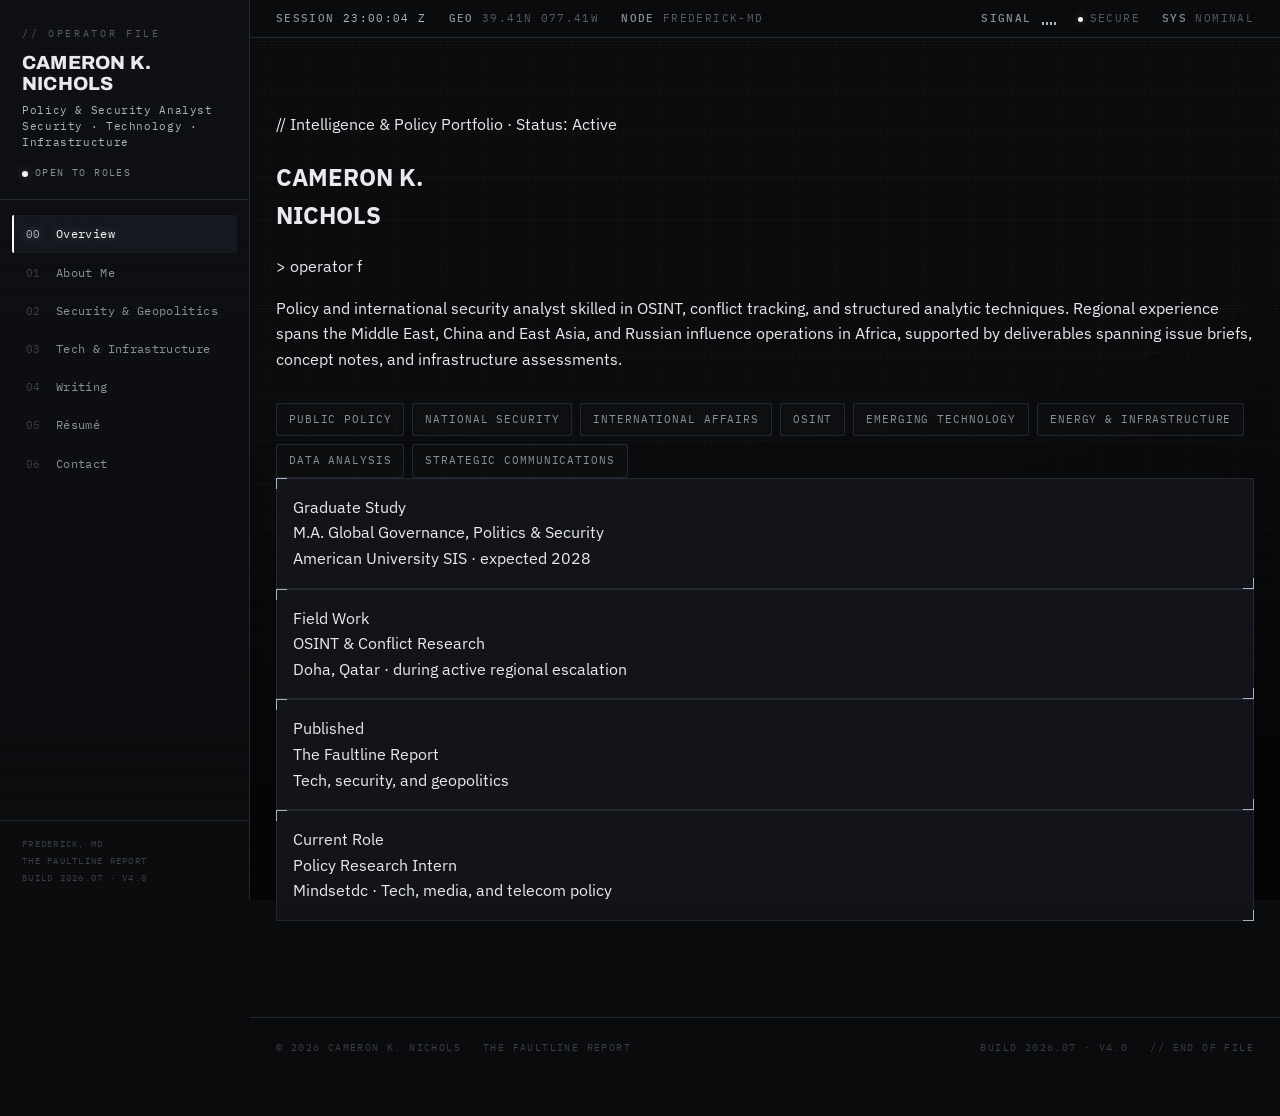
<file: index.html>
<!doctype html>
<html lang="en">
<head>
<meta charset="utf-8" />
<meta name="viewport" content="width=device-width, initial-scale=1" />
<title>Overview // Cameron K. Nichols</title>
<meta name="description" content="Cameron K. Nichols policy, security, technology, and infrastructure portfolio." />
<link rel="preconnect" href="https://fonts.googleapis.com" />
<link rel="preconnect" href="https://fonts.gstatic.com" crossorigin />
<link href="https://fonts.googleapis.com/css2?family=Archivo:wght@500;600;700;800;900&family=IBM+Plex+Mono:wght@400;500;600&family=IBM+Plex+Sans:wght@400;500;600&display=swap" rel="stylesheet" />
<link rel="stylesheet" href="style.css" />
</head>
<body>
<div class="bg-grid"></div><div class="bg-vignette"></div><div class="bg-sweep"></div><div class="bg-scan"></div>
<aside class="rail" id="rail">
  <div class="rail-id">
    <div class="rail-tag">// Operator File</div>
    <div class="rail-name"><span>CAMERON K.</span><span>NICHOLS</span></div>
    <div class="rail-role">Policy &amp; Security Analyst<br>Security · Technology · Infrastructure</div>
    <div class="rail-status"><span class="dot"></span>Open to roles</div>
  </div>
  <nav class="rail-nav" id="railnav"><a class="active" href="index.html"><span class="idx">00</span> Overview</a>
<a class="" href="about.html"><span class="idx">01</span> About Me</a>
<a class="" href="security.html"><span class="idx">02</span> Security &amp; Geopolitics</a>
<a class="" href="technology.html"><span class="idx">03</span> Tech &amp; Infrastructure</a>
<a class="" href="writing.html"><span class="idx">04</span> Writing</a>
<a class="" href="resume.html"><span class="idx">05</span> Résumé</a>
<a class="" href="contact.html"><span class="idx">06</span> Contact</a></nav>
  <div class="rail-foot">Frederick, MD<br>The Faultline Report<br>Build 2026.07 · v4.0</div>
</aside>
<div class="scrim" id="scrim"></div>
<div class="main">
  <div class="topbar"><button class="menu-btn" id="menuBtn" aria-label="Open navigation"><span></span><span></span><span></span></button><div class="tb-name">C. K. NICHOLS</div><div class="tb-tag">Policy-Tech</div></div>
  <div class="statusbar"><span><b>SESSION</b> <span class="sb-live" id="clock">--:--:-- Z</span></span><span class="sb-hide"><b>GEO</b> 39.41N 077.41W</span><span class="sb-hide"><b>NODE</b> FREDERICK-MD</span><span class="sb-right"><span class="sb-hide"><span class="dot" style="width:5px;height:5px;"></span>SECURE</span><span><b>SYS</b> NOMINAL</span></span></div>
  <div class="wrap"><section class="page hero">
  <div class="hero-kicker">// Intelligence &amp; Policy Portfolio · Status: Active</div>
  <h1 class="hero-name">CAMERON K.<br><span class="l2">NICHOLS</span></h1>
  <div class="hero-line">&gt; establishing focus<span class="cursor"></span></div>
  <p class="hero-intro">Policy and international security analyst skilled in OSINT, conflict tracking, and structured analytic techniques. Regional experience spans the Middle East, China and East Asia, and Russian influence operations in Africa, supported by deliverables spanning issue briefs, concept notes, and infrastructure assessments.</p>
  <div class="tags"><span class="tag">Public Policy</span><span class="tag">National Security</span><span class="tag">International Affairs</span><span class="tag">OSINT</span><span class="tag">Emerging Technology</span><span class="tag">Energy &amp; Infrastructure</span><span class="tag">Data Analysis</span><span class="tag">Strategic Communications</span></div>
  <div class="stats"><div class="panel stat"><div class="k">Graduate Study</div><div class="v">M.A. Global Governance, Politics &amp; Security</div><div class="s">American University SIS · expected 2028</div></div><div class="panel stat"><div class="k">Field Work</div><div class="v">OSINT &amp; Conflict Research</div><div class="s">Doha, Qatar · during active regional escalation</div></div><div class="panel stat"><div class="k">Published</div><div class="v">The Faultline Report</div><div class="s">Tech, security, and geopolitics</div></div><div class="panel stat"><div class="k">Current Role</div><div class="v">Policy Research Intern</div><div class="s">Mindsetdc · Tech, media, and telecom policy</div></div></div>
</section></div>
  <footer><span>© 2026 Cameron K. Nichols</span><span>The Faultline Report</span><span class="fspace">Build 2026.07 · v4.0</span><span>// End of file</span></footer>
</div>
<script src="script.js"></script>
</body>
</html>
</file>
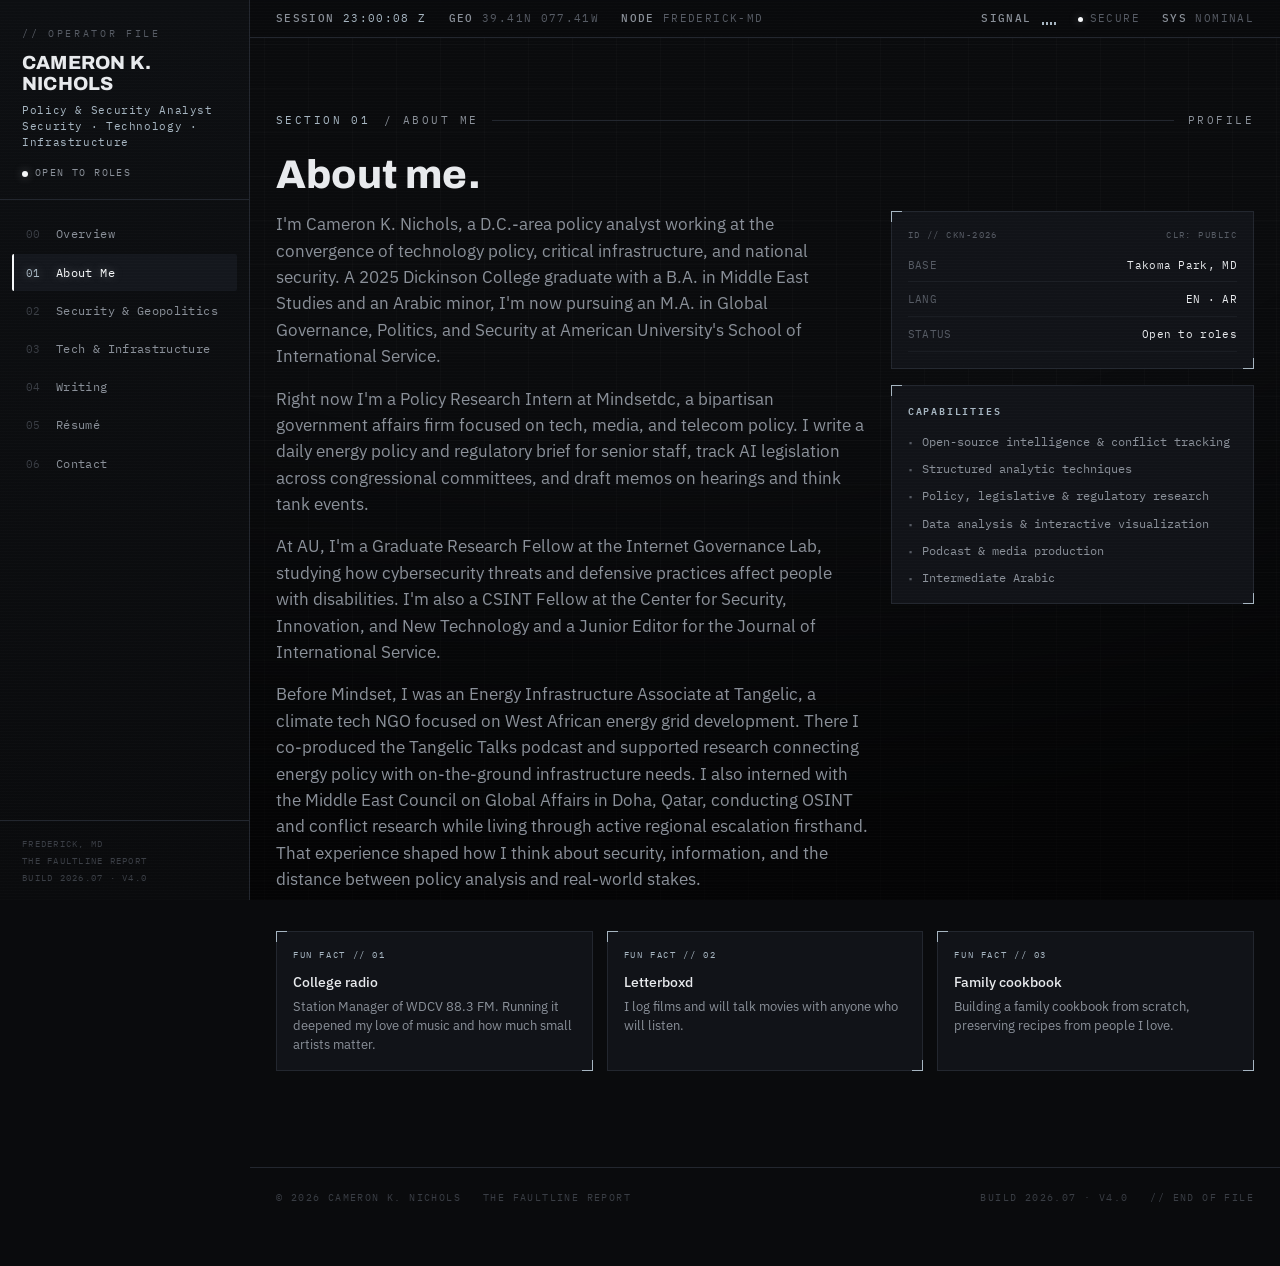
<file: about.html>
<!DOCTYPE html>

<html lang="en">
<head>
<meta charset="utf-8"/>
<meta content="width=device-width, initial-scale=1" name="viewport"/>
<title>About // Cameron K. Nichols</title>
<meta content="Cameron K. Nichols policy, security, technology, and infrastructure portfolio." name="description"/>
<link href="https://fonts.googleapis.com" rel="preconnect"/>
<link crossorigin="" href="https://fonts.gstatic.com" rel="preconnect"/>
<link href="https://fonts.googleapis.com/css2?family=Archivo:wght@500;600;700;800;900&amp;family=IBM+Plex+Mono:wght@400;500;600&amp;family=IBM+Plex+Sans:wght@400;500;600&amp;display=swap" rel="stylesheet"/>
<link href="style.css" rel="stylesheet"/>
</head>
<body>
<div class="bg-grid"></div><div class="bg-vignette"></div><div class="bg-sweep"></div><div class="bg-scan"></div>
<aside class="rail" id="rail">
<div class="rail-id">
<div class="rail-tag">// Operator File</div>
<div class="rail-name"><span>CAMERON K.</span><span>NICHOLS</span></div>
<div class="rail-role">Policy &amp; Security Analyst<br/>Security · Technology · Infrastructure</div>
<div class="rail-status"><span class="dot"></span>Open to roles</div>
</div>
<nav class="rail-nav" id="railnav"><a class="" href="index.html"><span class="idx">00</span> Overview</a>
<a class="active" href="about.html"><span class="idx">01</span> About Me</a>
<a class="" href="security.html"><span class="idx">02</span> Security &amp; Geopolitics</a>
<a class="" href="technology.html"><span class="idx">03</span> Tech &amp; Infrastructure</a>
<a class="" href="writing.html"><span class="idx">04</span> Writing</a>
<a class="" href="resume.html"><span class="idx">05</span> Résumé</a>
<a class="" href="contact.html"><span class="idx">06</span> Contact</a></nav>
<div class="rail-foot">Frederick, MD<br/>The Faultline Report<br/>Build 2026.07 · v4.0</div>
</aside>
<div class="scrim" id="scrim"></div>
<div class="main">
<div class="topbar"><button aria-label="Open navigation" class="menu-btn" id="menuBtn"><span></span><span></span><span></span></button><div class="tb-name">C. K. NICHOLS</div><div class="tb-tag">Policy-Tech</div></div>
<div class="statusbar"><span><b>SESSION</b> <span class="sb-live" id="clock">--:--:-- Z</span></span><span class="sb-hide"><b>GEO</b> 39.41N 077.41W</span><span class="sb-hide"><b>NODE</b> FREDERICK-MD</span><span class="sb-right"><span class="sb-hide"><span class="dot" style="width:5px;height:5px;"></span>SECURE</span><span><b>SYS</b> NOMINAL</span></span></div>
<div class="wrap"><section class="page">
<div class="eyebrow"><span class="code">SECTION 01</span> / About Me <span class="ln"></span> <span>Profile</span></div><h2 class="h">About me.</h2>
<div class="dossier"><div class="bio"><p>I'm Cameron K. Nichols, a D.C.-area policy analyst working at the convergence of technology policy, critical infrastructure, and national security. A 2025 Dickinson College graduate with a B.A. in Middle East Studies and an Arabic minor, I'm now pursuing an M.A. in Global Governance, Politics, and Security at American University's School of International Service.</p><p>Right now I'm a Policy Research Intern at Mindsetdc, a bipartisan government affairs firm focused on tech, media, and telecom policy. I write a daily energy policy and regulatory brief for senior staff, track AI legislation across congressional committees, and draft memos on hearings and think tank events.</p><p>At AU, I'm a Graduate Research Fellow at the Internet Governance Lab, studying how cybersecurity threats and defensive practices affect people with disabilities. I'm also a CSINT Fellow at the Center for Security, Innovation, and New Technology and a Junior Editor for the Journal of International Service.</p><p>Before Mindset, I was an Energy Infrastructure Associate at Tangelic, a climate tech NGO focused on West African energy grid development. There I co-produced the Tangelic Talks podcast and supported research connecting energy policy with on-the-ground infrastructure needs. I also interned with the Middle East Council on Global Affairs in Doha, Qatar, conducting OSINT and conflict research while living through active regional escalation firsthand. That experience shaped how I think about security, information, and the distance between policy analysis and real-world stakes.</p></div><div class="side-stack"><div class="panel badge"><div class="badge-head"><span>ID // CKN-2026</span><span>CLR: PUBLIC</span></div><div class="badge-rows"><div class="frow"><span class="fk">Base</span><span class="fv">Takoma Park, MD</span></div><div class="frow"><span class="fk">Lang</span><span class="fv">EN · AR</span></div><div class="frow"><span class="fk">Status</span><span class="fv">Open to roles</span></div></div></div><div class="panel caps"><h3>Capabilities</h3><ul><li>Open-source intelligence &amp; conflict tracking</li><li>Structured analytic techniques</li><li>Policy, legislative &amp; regulatory research</li><li>Data analysis &amp; interactive visualization</li><li>Podcast &amp; media production</li><li>Intermediate Arabic</li></ul></div></div></div>
<div class="facts"><div class="panel fact"><div class="fk">Fun Fact // 01</div><div class="ft">College radio</div><div class="fs">Station Manager of WDCV 88.3 FM. Running it deepened my love of music and how much small artists matter.</div></div><div class="panel fact"><div class="fk">Fun Fact // 02</div><div class="ft">Letterboxd</div><div class="fs">I log films and will talk movies with anyone who will listen.</div></div><div class="panel fact"><div class="fk">Fun Fact // 03</div><div class="ft">Family cookbook</div><div class="fs">Building a family cookbook from scratch, preserving recipes from people I love.</div></div></div>
</section></div>
<footer><span>© 2026 Cameron K. Nichols</span><span>The Faultline Report</span><span class="fspace">Build 2026.07 · v4.0</span><span>// End of file</span></footer>
</div>
<script src="script.js"></script>
</body>
</html>
</file>
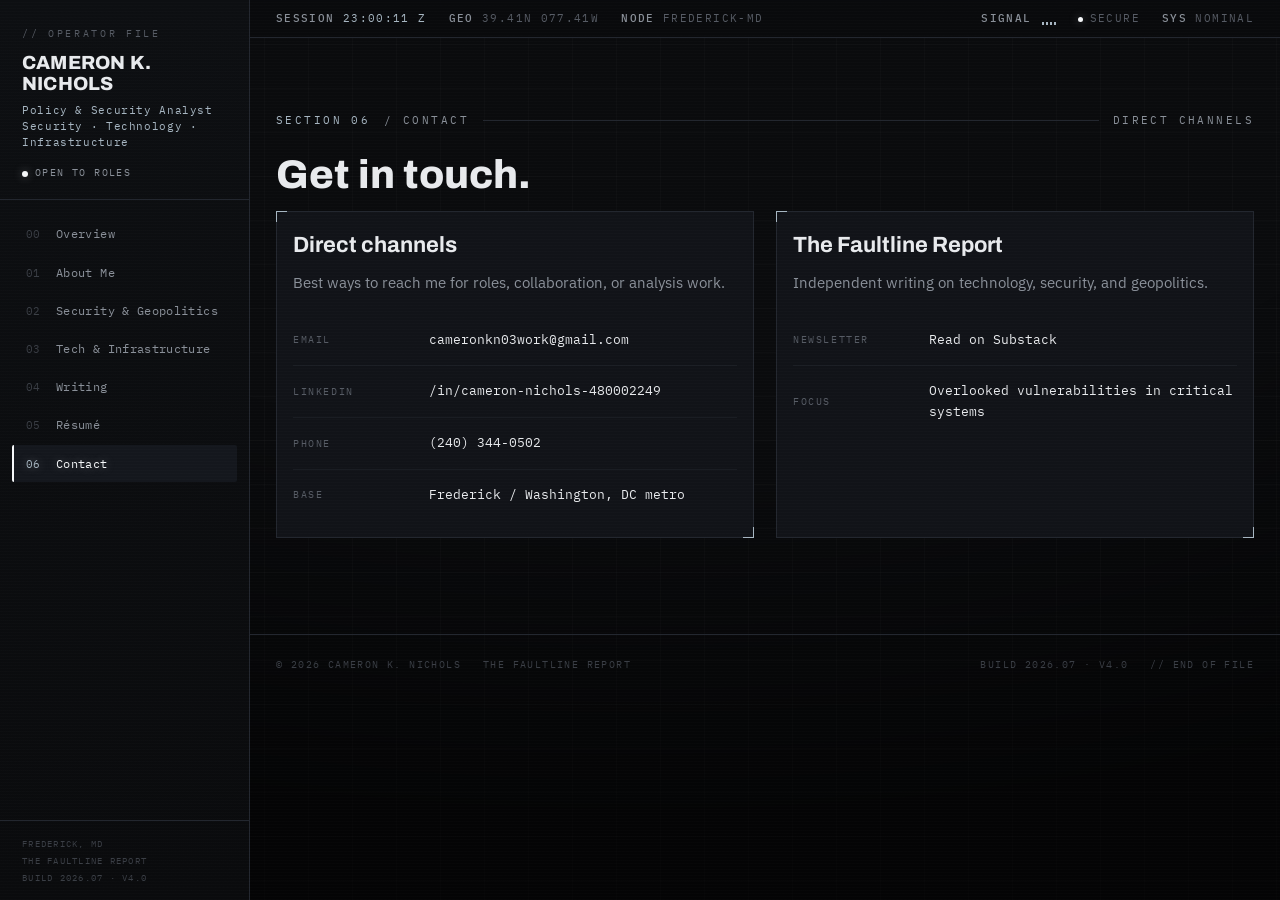
<file: contact.html>
<!doctype html>
<html lang="en">
<head>
<meta charset="utf-8" />
<meta name="viewport" content="width=device-width, initial-scale=1" />
<title>Contact // Cameron K. Nichols</title>
<meta name="description" content="Cameron K. Nichols policy, security, technology, and infrastructure portfolio." />
<link rel="preconnect" href="https://fonts.googleapis.com" />
<link rel="preconnect" href="https://fonts.gstatic.com" crossorigin />
<link href="https://fonts.googleapis.com/css2?family=Archivo:wght@500;600;700;800;900&family=IBM+Plex+Mono:wght@400;500;600&family=IBM+Plex+Sans:wght@400;500;600&display=swap" rel="stylesheet" />
<link rel="stylesheet" href="style.css" />
</head>
<body>
<div class="bg-grid"></div><div class="bg-vignette"></div><div class="bg-sweep"></div><div class="bg-scan"></div>
<aside class="rail" id="rail">
  <div class="rail-id">
    <div class="rail-tag">// Operator File</div>
    <div class="rail-name"><span>CAMERON K.</span><span>NICHOLS</span></div>
    <div class="rail-role">Policy &amp; Security Analyst<br>Security · Technology · Infrastructure</div>
    <div class="rail-status"><span class="dot"></span>Open to roles</div>
  </div>
  <nav class="rail-nav" id="railnav"><a href="index.html" class=""><span class="idx">00</span> Overview</a>
<a href="about.html" class=""><span class="idx">01</span> About Me</a>
<a href="security.html" class=""><span class="idx">02</span> Security & Geopolitics</a>
<a href="technology.html" class=""><span class="idx">03</span> Tech & Infrastructure</a>
<a href="writing.html" class=""><span class="idx">04</span> Writing</a>
<a href="resume.html" class=""><span class="idx">05</span> Résumé</a>
<a href="contact.html" class="active"><span class="idx">06</span> Contact</a></nav>
  <div class="rail-foot">Frederick, MD<br>The Faultline Report<br>Build 2026.07 · v4.0</div>
</aside>
<div class="scrim" id="scrim"></div>
<div class="main">
  <div class="topbar"><button class="menu-btn" id="menuBtn" aria-label="Open navigation"><span></span><span></span><span></span></button><div class="tb-name">C. K. NICHOLS</div><div class="tb-tag">Policy-Tech</div></div>
  <div class="statusbar"><span><b>SESSION</b> <span class="sb-live" id="clock">--:--:-- Z</span></span><span class="sb-hide"><b>GEO</b> 39.41N 077.41W</span><span class="sb-hide"><b>NODE</b> FREDERICK-MD</span><span class="sb-right"><span class="sb-hide"><span class="dot" style="width:5px;height:5px;"></span>SECURE</span><span><b>SYS</b> NOMINAL</span></span></div>
  <div class="wrap"><section class="page"><div class="eyebrow"><span class="code">SECTION 06</span> / Contact <span class="ln"></span> <span>Direct Channels</span></div><h2 class="h">Get in touch.</h2><div class="split"><div class="panel block"><h3>Direct channels</h3><p>Best ways to reach me for roles, collaboration, or analysis work.</p><div class="contact-grid"><div class="crow"><span class="ck">Email</span><a href="mailto:cameronkn03work@gmail.com">cameronkn03work@gmail.com</a></div><div class="crow"><span class="ck">LinkedIn</span><a href="https://linkedin.com/in/cameron-nichols-480002249" target="_blank" rel="noopener">/in/cameron-nichols-480002249</a></div><div class="crow"><span class="ck">Phone</span><a href="tel:+12403440502">(240) 344-0502</a></div><div class="crow"><span class="ck">Base</span><span>Frederick / Washington, DC metro</span></div></div></div><div class="panel block"><h3>The Faultline Report</h3><p>Independent writing on technology, security, and geopolitics.</p><div class="contact-grid"><div class="crow"><span class="ck">Newsletter</span><a href="https://substack.com/@thefaultlinereport" target="_blank" rel="noopener">Read on Substack</a></div><div class="crow"><span class="ck">Focus</span><span>Overlooked vulnerabilities in critical systems</span></div></div></div></div></section></div>
  <footer><span>© 2026 Cameron K. Nichols</span><span>The Faultline Report</span><span class="fspace">Build 2026.07 · v4.0</span><span>// End of file</span></footer>
</div>
<script src="script.js"></script>
</body>
</html>
</file>
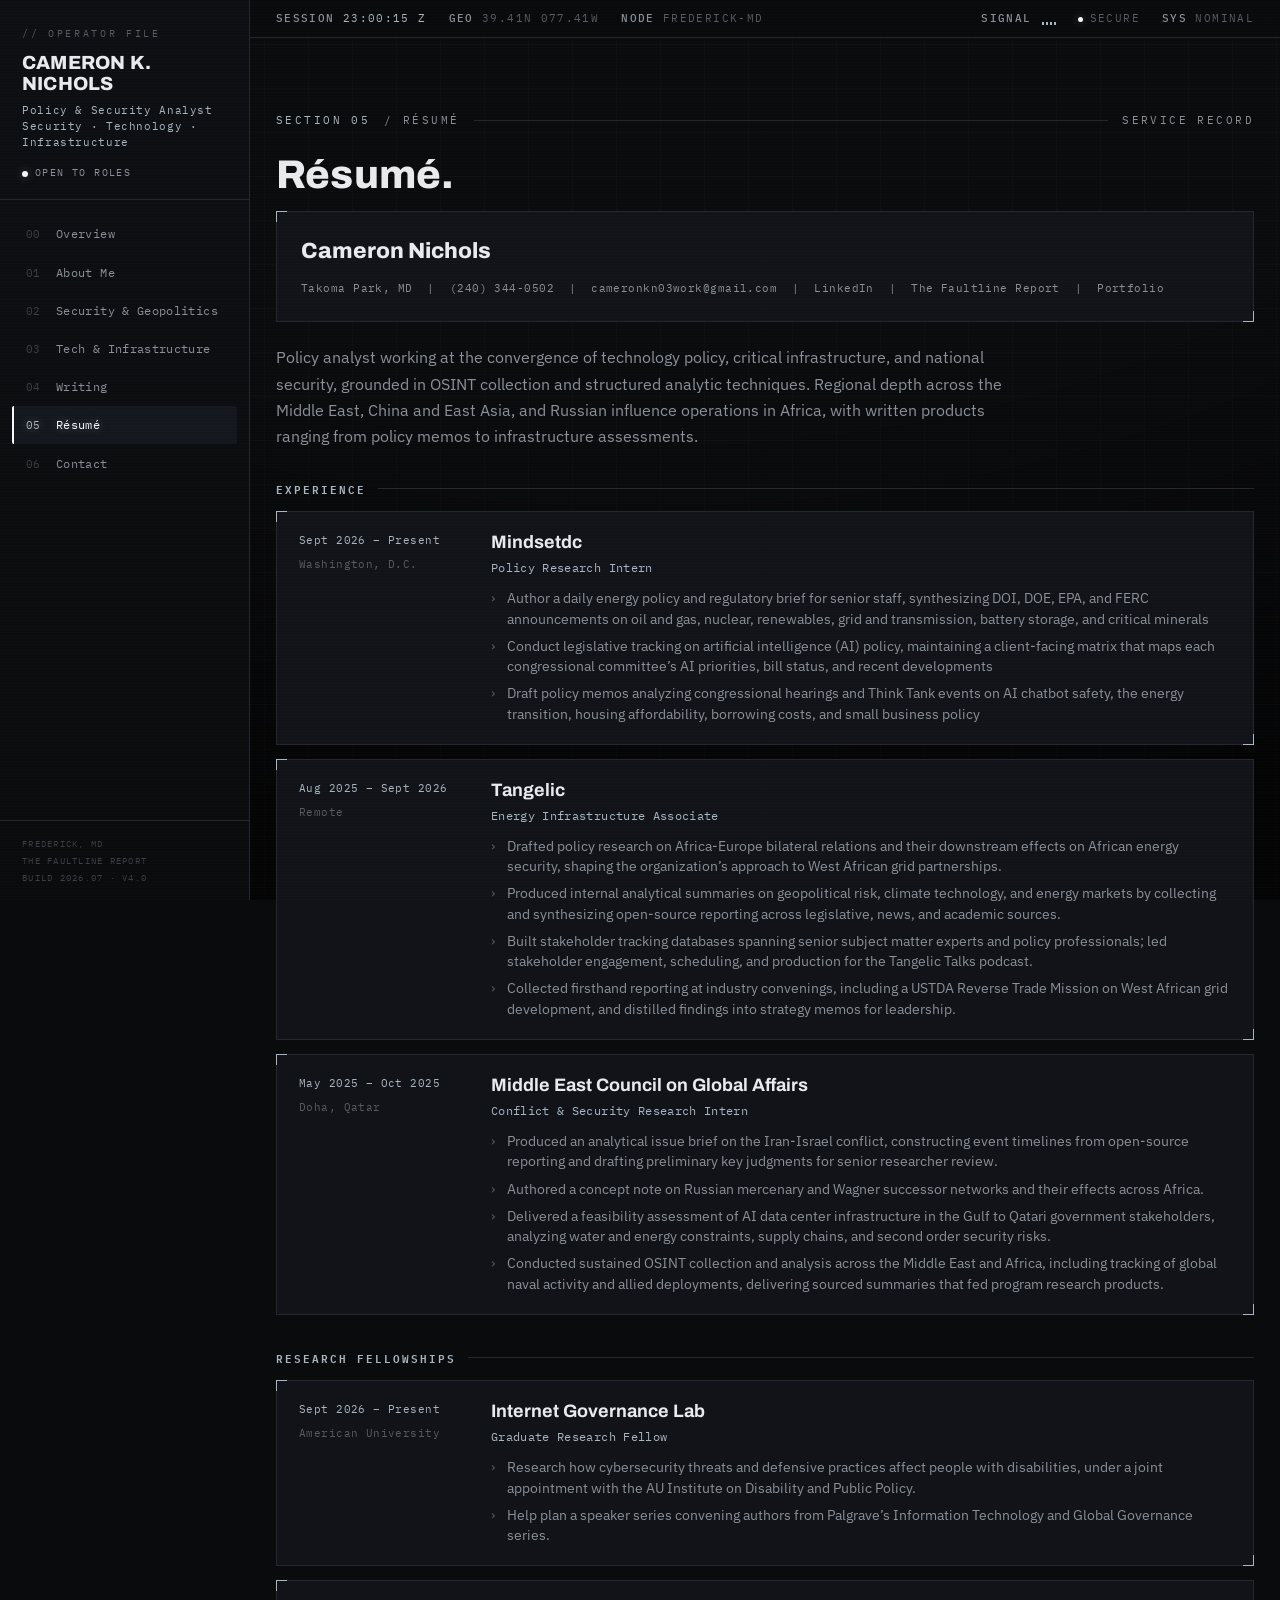
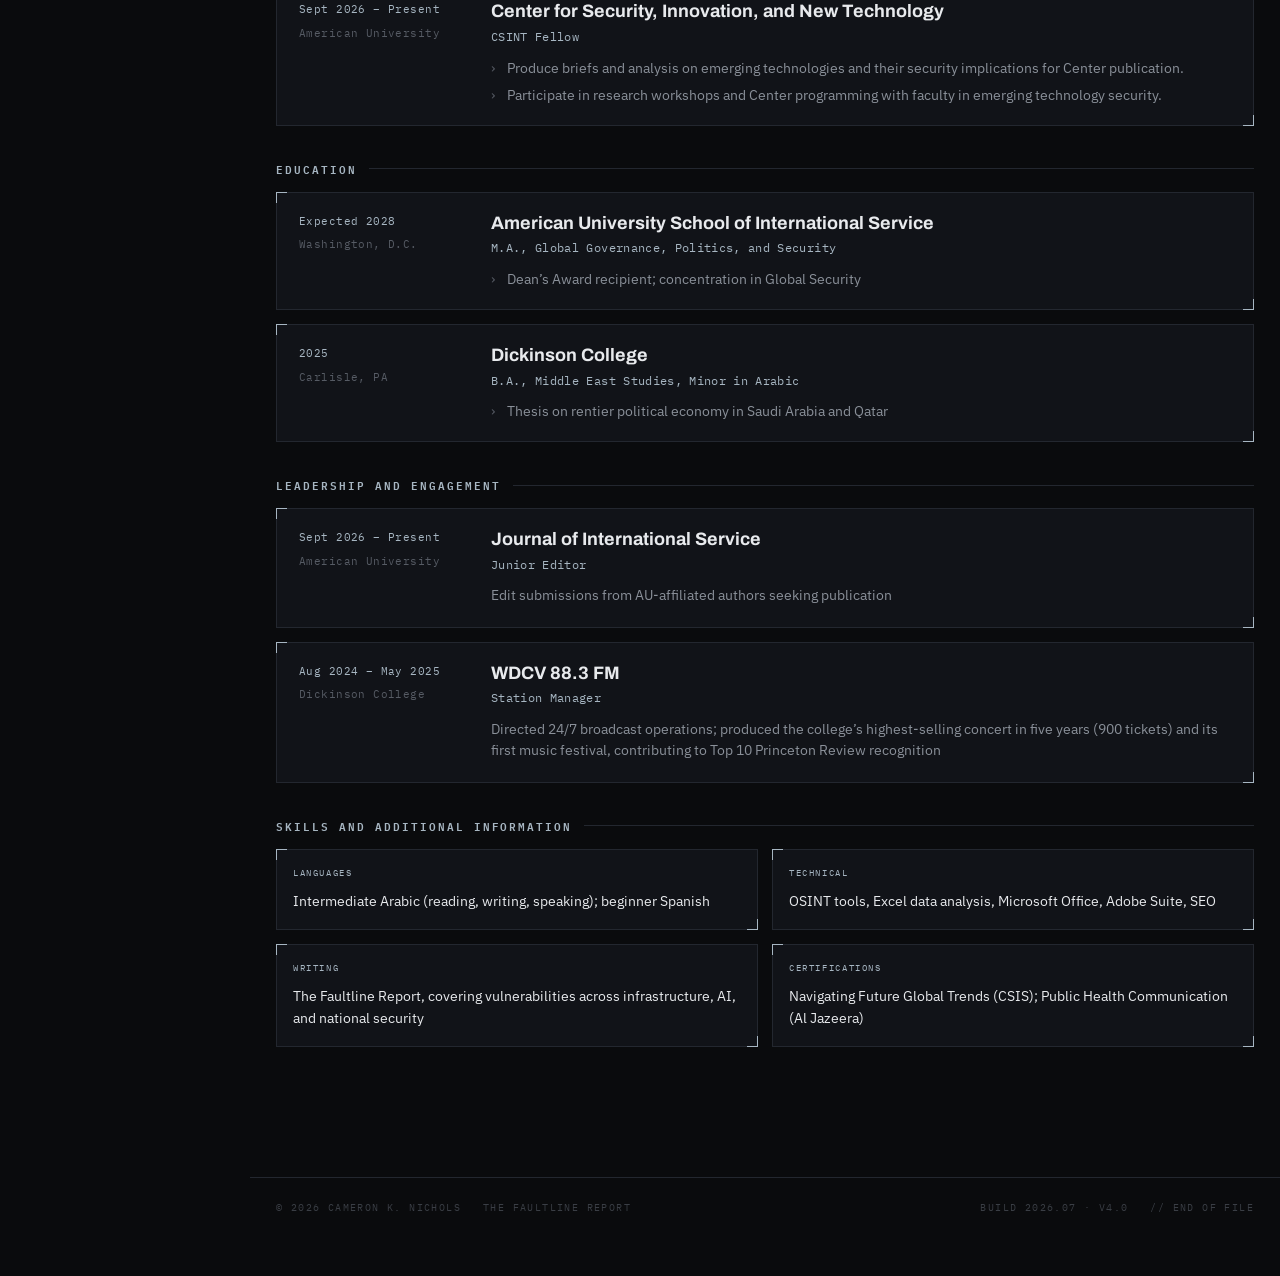
<file: resume.html>
<!DOCTYPE html>

<html lang="en">
<head>
<meta charset="utf-8"/>
<meta content="width=device-width, initial-scale=1" name="viewport"/>
<title>Résumé // Cameron K. Nichols</title>
<meta content="Cameron K. Nichols policy, security, technology, and infrastructure portfolio." name="description"/>
<link href="https://fonts.googleapis.com" rel="preconnect"/>
<link crossorigin="" href="https://fonts.gstatic.com" rel="preconnect"/>
<link href="https://fonts.googleapis.com/css2?family=Archivo:wght@500;600;700;800;900&amp;family=IBM+Plex+Mono:wght@400;500;600&amp;family=IBM+Plex+Sans:wght@400;500;600&amp;display=swap" rel="stylesheet"/>
<link href="style.css" rel="stylesheet"/>
</head>
<body>
<div class="bg-grid"></div><div class="bg-vignette"></div><div class="bg-sweep"></div><div class="bg-scan"></div>
<aside class="rail" id="rail">
<div class="rail-id">
<div class="rail-tag">// Operator File</div>
<div class="rail-name"><span>CAMERON K.</span><span>NICHOLS</span></div>
<div class="rail-role">Policy &amp; Security Analyst<br/>Security · Technology · Infrastructure</div>
<div class="rail-status"><span class="dot"></span>Open to roles</div>
</div>
<nav class="rail-nav" id="railnav"><a class="" href="index.html"><span class="idx">00</span> Overview</a>
<a class="" href="about.html"><span class="idx">01</span> About Me</a>
<a class="" href="security.html"><span class="idx">02</span> Security &amp; Geopolitics</a>
<a class="" href="technology.html"><span class="idx">03</span> Tech &amp; Infrastructure</a>
<a class="" href="writing.html"><span class="idx">04</span> Writing</a>
<a class="active" href="resume.html"><span class="idx">05</span> Résumé</a>
<a class="" href="contact.html"><span class="idx">06</span> Contact</a></nav>
<div class="rail-foot">Frederick, MD<br/>The Faultline Report<br/>Build 2026.07 · v4.0</div>
</aside>
<div class="scrim" id="scrim"></div>
<div class="main">
<div class="topbar"><button aria-label="Open navigation" class="menu-btn" id="menuBtn"><span></span><span></span><span></span></button><div class="tb-name">C. K. NICHOLS</div><div class="tb-tag">Policy-Tech</div></div>
<div class="statusbar"><span><b>SESSION</b> <span class="sb-live" id="clock">--:--:-- Z</span></span><span class="sb-hide"><b>GEO</b> 39.41N 077.41W</span><span class="sb-hide"><b>NODE</b> FREDERICK-MD</span><span class="sb-right"><span class="sb-hide"><span class="dot" style="width:5px;height:5px;"></span>SECURE</span><span><b>SYS</b> NOMINAL</span></span></div>
<div class="wrap"><section class="page">
<div class="eyebrow"><span class="code">SECTION 05</span> / Résumé <span class="ln"></span> <span>Service Record</span></div>
<h2 class="h">Résumé.</h2>
<div class="panel resume-head"><div class="rh-name">Cameron Nichols</div><div class="rh-line">Takoma Park, MD  |  (240) 344-0502  |  cameronkn03work@gmail.com  |  LinkedIn  |  The Faultline Report  |  Portfolio</div></div>
<p class="cv-summary">Policy analyst working at the convergence of technology policy, critical infrastructure, and national security, grounded in OSINT collection and structured analytic techniques. Regional depth across the Middle East, China and East Asia, and Russian influence operations in Africa, with written products ranging from policy memos to infrastructure assessments.</p>
<div class="cv-group"><div class="cv-head">Experience <span class="ln"></span></div><div class="records"><div class="panel rec"><div class="meta"><span class="when">Sept 2026 – Present</span><span class="loc">Washington, D.C.</span></div><div class="body"><h3>Mindsetdc</h3><div class="role">Policy Research Intern</div><ul><li>Author a daily energy policy and regulatory brief for senior staff, synthesizing DOI, DOE, EPA, and FERC announcements on oil and gas, nuclear, renewables, grid and transmission, battery storage, and critical minerals</li><li>Conduct legislative tracking on artificial intelligence (AI) policy, maintaining a client-facing matrix that maps each congressional committee’s AI priorities, bill status, and recent developments</li><li>Draft policy memos analyzing congressional hearings and Think Tank events on AI chatbot safety, the energy transition, housing affordability, borrowing costs, and small business policy</li></ul></div></div><div class="panel rec"><div class="meta"><span class="when">Aug 2025 – Sept 2026</span><span class="loc">Remote</span></div><div class="body"><h3>Tangelic</h3><div class="role">Energy Infrastructure Associate</div><ul><li>Drafted policy research on Africa-Europe bilateral relations and their downstream effects on African energy security, shaping the organization’s approach to West African grid partnerships.</li><li>Produced internal analytical summaries on geopolitical risk, climate technology, and energy markets by collecting and synthesizing open-source reporting across legislative, news, and academic sources.</li><li>Built stakeholder tracking databases spanning senior subject matter experts and policy professionals; led stakeholder engagement, scheduling, and production for the Tangelic Talks podcast.</li><li>Collected firsthand reporting at industry convenings, including a USTDA Reverse Trade Mission on West African grid development, and distilled findings into strategy memos for leadership.</li></ul></div></div><div class="panel rec"><div class="meta"><span class="when">May 2025 – Oct 2025</span><span class="loc">Doha, Qatar</span></div><div class="body"><h3>Middle East Council on Global Affairs</h3><div class="role">Conflict &amp; Security Research Intern</div><ul><li>Produced an analytical issue brief on the Iran-Israel conflict, constructing event timelines from open-source reporting and drafting preliminary key judgments for senior researcher review.</li><li>Authored a concept note on Russian mercenary and Wagner successor networks and their effects across Africa.</li><li>Delivered a feasibility assessment of AI data center infrastructure in the Gulf to Qatari government stakeholders, analyzing water and energy constraints, supply chains, and second order security risks.</li><li>Conducted sustained OSINT collection and analysis across the Middle East and Africa, including tracking of global naval activity and allied deployments, delivering sourced summaries that fed program research products.</li></ul></div></div></div></div><div class="cv-group"><div class="cv-head">Research Fellowships <span class="ln"></span></div><div class="records"><div class="panel rec"><div class="meta"><span class="when">Sept 2026 – Present</span><span class="loc">American University</span></div><div class="body"><h3>Internet Governance Lab</h3><div class="role">Graduate Research Fellow</div><ul><li>Research how cybersecurity threats and defensive practices affect people with disabilities, under a joint appointment with the AU Institute on Disability and Public Policy.</li><li>Help plan a speaker series convening authors from Palgrave’s Information Technology and Global Governance series.</li></ul></div></div><div class="panel rec"><div class="meta"><span class="when">Sept 2026 – Present</span><span class="loc">American University</span></div><div class="body"><h3>Center for Security, Innovation, and New Technology</h3><div class="role">CSINT Fellow</div><ul><li>Produce briefs and analysis on emerging technologies and their security implications for Center publication.</li><li>Participate in research workshops and Center programming with faculty in emerging technology security.</li></ul></div></div></div></div><div class="cv-group"><div class="cv-head">Education <span class="ln"></span></div><div class="records"><div class="panel rec"><div class="meta"><span class="when">Expected 2028</span><span class="loc">Washington, D.C.</span></div><div class="body"><h3>American University School of International Service</h3><div class="role">M.A., Global Governance, Politics, and Security</div><ul><li>Dean’s Award recipient; concentration in Global Security</li></ul></div></div><div class="panel rec"><div class="meta"><span class="when">2025</span><span class="loc">Carlisle, PA</span></div><div class="body"><h3>Dickinson College</h3><div class="role">B.A., Middle East Studies, Minor in Arabic</div><ul><li>Thesis on rentier political economy in Saudi Arabia and Qatar</li></ul></div></div></div></div><div class="cv-group"><div class="cv-head">Leadership and Engagement <span class="ln"></span></div><div class="records"><div class="panel rec"><div class="meta"><span class="when">Sept 2026 – Present</span><span class="loc">American University</span></div><div class="body"><h3>Journal of International Service</h3><div class="role">Junior Editor</div><p>Edit submissions from AU-affiliated authors seeking publication</p></div></div><div class="panel rec"><div class="meta"><span class="when">Aug 2024 – May 2025</span><span class="loc">Dickinson College</span></div><div class="body"><h3>WDCV 88.3 FM</h3><div class="role">Station Manager</div><p>Directed 24/7 broadcast operations; produced the college’s highest-selling concert in five years (900 tickets) and its first music festival, contributing to Top 10 Princeton Review recognition</p></div></div></div></div><div class="cv-group"><div class="cv-head">Skills and Additional Information <span class="ln"></span></div><div class="skillgrid"><div class="panel skill"><div class="sk-k">Languages</div><div class="sk-v">Intermediate Arabic (reading, writing, speaking); beginner Spanish</div></div><div class="panel skill"><div class="sk-k">Technical</div><div class="sk-v">OSINT tools, Excel data analysis, Microsoft Office, Adobe Suite, SEO</div></div><div class="panel skill"><div class="sk-k">Writing</div><div class="sk-v">The Faultline Report, covering vulnerabilities across infrastructure, AI, and national security</div></div><div class="panel skill"><div class="sk-k">Certifications</div><div class="sk-v">Navigating Future Global Trends (CSIS); Public Health Communication (Al Jazeera)</div></div></div></div></section></div>
<footer><span>© 2026 Cameron K. Nichols</span><span>The Faultline Report</span><span class="fspace">Build 2026.07 · v4.0</span><span>// End of file</span></footer>
</div>
<script src="script.js"></script>
</body>
</html>
</file>
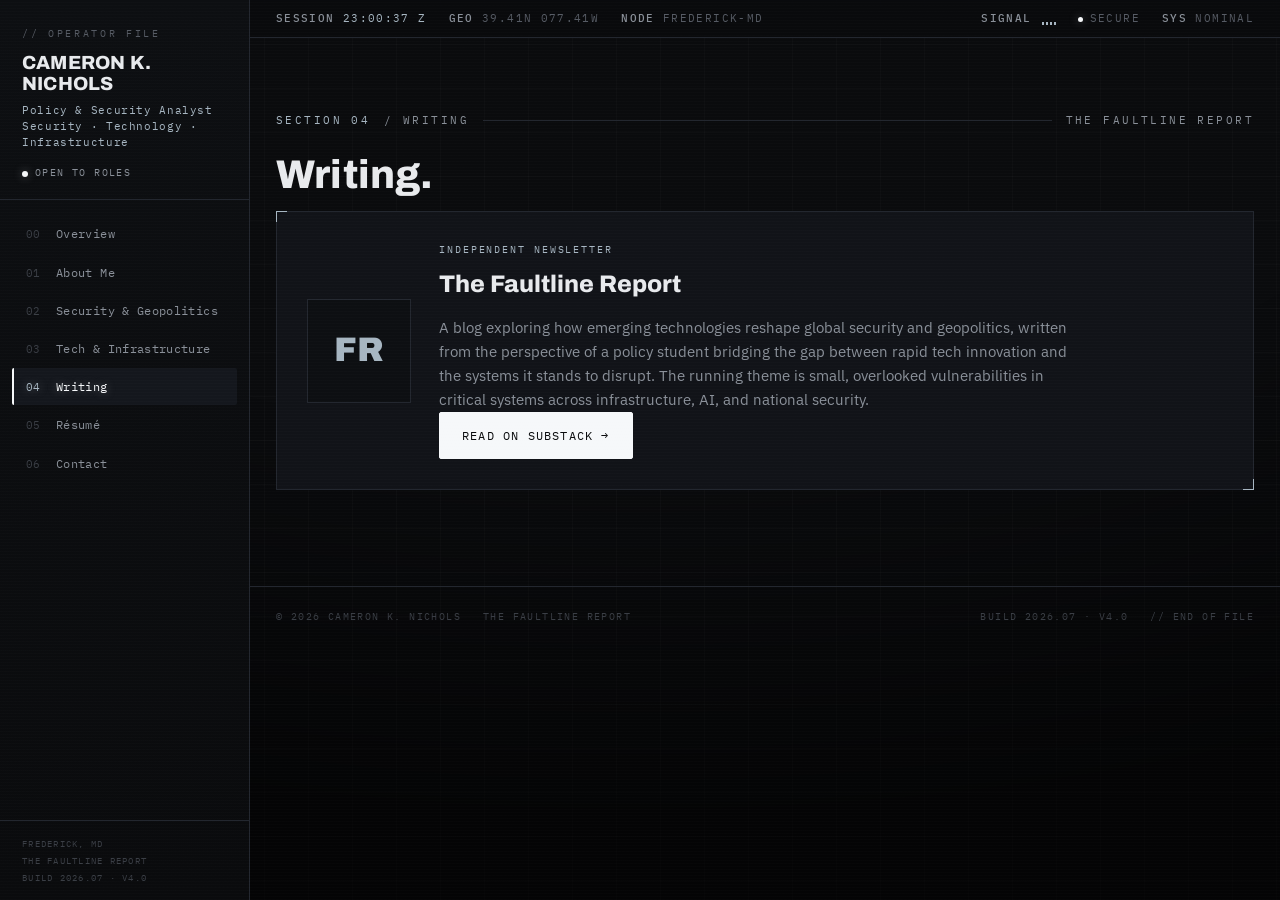
<file: writing.html>
<!doctype html>
<html lang="en">
<head>
<meta charset="utf-8" />
<meta name="viewport" content="width=device-width, initial-scale=1" />
<title>Writing // Cameron K. Nichols</title>
<meta name="description" content="Cameron K. Nichols policy, security, technology, and infrastructure portfolio." />
<link rel="preconnect" href="https://fonts.googleapis.com" />
<link rel="preconnect" href="https://fonts.gstatic.com" crossorigin />
<link href="https://fonts.googleapis.com/css2?family=Archivo:wght@500;600;700;800;900&family=IBM+Plex+Mono:wght@400;500;600&family=IBM+Plex+Sans:wght@400;500;600&display=swap" rel="stylesheet" />
<link rel="stylesheet" href="style.css" />
</head>
<body>
<div class="bg-grid"></div><div class="bg-vignette"></div><div class="bg-sweep"></div><div class="bg-scan"></div>
<aside class="rail" id="rail">
  <div class="rail-id">
    <div class="rail-tag">// Operator File</div>
    <div class="rail-name"><span>CAMERON K.</span><span>NICHOLS</span></div>
    <div class="rail-role">Policy &amp; Security Analyst<br>Security · Technology · Infrastructure</div>
    <div class="rail-status"><span class="dot"></span>Open to roles</div>
  </div>
  <nav class="rail-nav" id="railnav"><a href="index.html" class=""><span class="idx">00</span> Overview</a>
<a href="about.html" class=""><span class="idx">01</span> About Me</a>
<a href="security.html" class=""><span class="idx">02</span> Security & Geopolitics</a>
<a href="technology.html" class=""><span class="idx">03</span> Tech & Infrastructure</a>
<a href="writing.html" class="active"><span class="idx">04</span> Writing</a>
<a href="resume.html" class=""><span class="idx">05</span> Résumé</a>
<a href="contact.html" class=""><span class="idx">06</span> Contact</a></nav>
  <div class="rail-foot">Frederick, MD<br>The Faultline Report<br>Build 2026.07 · v4.0</div>
</aside>
<div class="scrim" id="scrim"></div>
<div class="main">
  <div class="topbar"><button class="menu-btn" id="menuBtn" aria-label="Open navigation"><span></span><span></span><span></span></button><div class="tb-name">C. K. NICHOLS</div><div class="tb-tag">Policy-Tech</div></div>
  <div class="statusbar"><span><b>SESSION</b> <span class="sb-live" id="clock">--:--:-- Z</span></span><span class="sb-hide"><b>GEO</b> 39.41N 077.41W</span><span class="sb-hide"><b>NODE</b> FREDERICK-MD</span><span class="sb-right"><span class="sb-hide"><span class="dot" style="width:5px;height:5px;"></span>SECURE</span><span><b>SYS</b> NOMINAL</span></span></div>
  <div class="wrap"><section class="page"><div class="eyebrow"><span class="code">SECTION 04</span> / Writing <span class="ln"></span> <span>The Faultline Report</span></div><h2 class="h">Writing.</h2><div class="panel feature"><div class="feature-mark"><span>FR</span></div><div class="feature-body"><div class="fk">Independent Newsletter</div><h3>The Faultline Report</h3><p>A blog exploring how emerging technologies reshape global security and geopolitics, written from the perspective of a policy student bridging the gap between rapid tech innovation and the systems it stands to disrupt. The running theme is small, overlooked vulnerabilities in critical systems across infrastructure, AI, and national security.</p><a class="btn" href="https://substack.com/@thefaultlinereport" target="_blank" rel="noopener">Read on Substack →</a></div></div></section></div>
  <footer><span>© 2026 Cameron K. Nichols</span><span>The Faultline Report</span><span class="fspace">Build 2026.07 · v4.0</span><span>// End of file</span></footer>
</div>
<script src="script.js"></script>
</body>
</html>
</file>
<file: style.css>
:root{
  --bg:#0a0b0d; --bg-2:#0d0f12; --panel:#111318; --panel-2:#14171d;
  --line:#23272f; --line-soft:#1a1d23;
  --text:#e8eaed; --muted:#8a9099; --dim:#565b64; --dimmer:#3a3e45;
  --hi:#f6f8fa; --data:#a7b6c2;
  --glow:0 0 10px rgba(233,236,240,.35);
  --f-display:"Archivo", system-ui, sans-serif;
  --f-mono:"IBM Plex Mono", ui-monospace, monospace;
  --f-body:"IBM Plex Sans", system-ui, sans-serif;
  --rail:250px; --bar:38px; --maxw:1080px;
}
*{box-sizing:border-box}
html{scroll-behavior:smooth}
body{margin:0;background:var(--bg);color:var(--text);font-family:var(--f-body);font-size:16px;line-height:1.6;-webkit-font-smoothing:antialiased;overflow-x:hidden}
.bg-grid,.bg-scan,.bg-sweep,.bg-vignette{position:fixed;inset:0;pointer-events:none;z-index:0}
.bg-grid{background-image:linear-gradient(rgba(255,255,255,.018) 1px, transparent 1px),linear-gradient(90deg, rgba(255,255,255,.018) 1px, transparent 1px);background-size:44px 44px}
.bg-vignette{background:radial-gradient(120% 90% at 50% 0%, transparent 55%, rgba(0,0,0,.55) 100%)}
.bg-scan{background-image:repeating-linear-gradient(0deg, rgba(255,255,255,.022) 0 1px, transparent 1px 3px);opacity:.6;z-index:60}
.bg-sweep{z-index:61;background:linear-gradient(180deg, transparent, rgba(180,200,215,.05) 48%, rgba(220,235,245,.09) 50%, rgba(180,200,215,.05) 52%, transparent);height:180px;top:-180px;animation:sweep 11s linear infinite}
@keyframes sweep{0%{transform:translateY(0)}100%{transform:translateY(calc(100vh + 180px))}}
.rail{position:fixed;top:0;left:0;bottom:0;width:var(--rail);background:linear-gradient(180deg, var(--bg-2), var(--bg));border-right:1px solid var(--line);z-index:40;display:flex;flex-direction:column}
.main{margin-left:var(--rail);position:relative;z-index:1}
.statusbar{position:sticky;top:0;z-index:30;height:var(--bar);display:flex;align-items:center;gap:22px;padding:0 26px;background:rgba(10,11,13,.86);backdrop-filter:blur(6px);border-bottom:1px solid var(--line);font-family:var(--f-mono);font-size:10.5px;letter-spacing:.13em;color:var(--dim);text-transform:uppercase;white-space:nowrap;overflow:hidden}
.statusbar b{color:var(--muted);font-weight:500}.statusbar .sb-live{color:var(--data)}.statusbar .sb-right{margin-left:auto;display:flex;gap:22px}
.dot{display:inline-block;width:6px;height:6px;border-radius:50%;background:var(--hi);box-shadow:var(--glow);vertical-align:middle;margin-right:7px}
.wrap{max-width:var(--maxw);margin:0 auto;padding:0 26px}
.rail-id{padding:26px 22px 18px;border-bottom:1px solid var(--line)}
.rail-tag{font-family:var(--f-mono);font-size:9.5px;letter-spacing:.28em;color:var(--dim);text-transform:uppercase}
.rail-name{font-family:var(--f-display);font-weight:800;font-size:19px;line-height:1.08;letter-spacing:.01em;margin:12px 0 3px}.rail-name span{display:block}
.rail-role{font-family:var(--f-mono);font-size:10.5px;color:var(--data);letter-spacing:.06em;margin-top:9px;line-height:1.5}
.rail-status{margin-top:15px;font-family:var(--f-mono);font-size:10px;letter-spacing:.14em;color:var(--muted);text-transform:uppercase}
nav.rail-nav{padding:14px 12px;flex:1;overflow-y:auto}
nav.rail-nav a{display:flex;align-items:baseline;gap:10px;padding:9px 12px;margin:1px 0;color:var(--muted);text-decoration:none;font-family:var(--f-mono);font-size:12px;letter-spacing:.03em;border-left:2px solid transparent;border-radius:2px;transition:color .18s, background .18s, border-color .18s}
nav.rail-nav a .idx{color:var(--dimmer);font-size:10.5px;min-width:20px;transition:color .18s}
nav.rail-nav a:hover{color:var(--text);background:var(--panel)}nav.rail-nav a:hover .idx{color:var(--muted)}
nav.rail-nav a.active{color:var(--hi);border-left-color:var(--hi);background:var(--panel-2);text-shadow:var(--glow)}nav.rail-nav a.active .idx{color:var(--data)}
.rail-foot{padding:14px 22px;border-top:1px solid var(--line);font-family:var(--f-mono);font-size:9px;letter-spacing:.14em;color:var(--dimmer);text-transform:uppercase;line-height:1.9}
.page{padding:74px 0 26px;position:relative}
.eyebrow{display:flex;align-items:center;gap:14px;font-family:var(--f-mono);font-size:11px;letter-spacing:.22em;color:var(--muted);text-transform:uppercase;margin-bottom:24px}.eyebrow .ln{height:1px;background:var(--line);flex:1}.eyebrow .code{color:var(--data)}
h2.h{font-family:var(--f-display);font-weight:800;font-size:clamp(26px,3.4vw,40px);line-height:1.04;letter-spacing:.005em;margin:0 0 16px}
.lead,.cv-summary{color:var(--muted);max-width:76ch;font-size:16px;line-height:1.65}
.panel{position:relative;background:var(--panel);border:1px solid var(--line)}
.panel::before,.panel::after{content:"";position:absolute;width:10px;height:10px;pointer-events:none}.panel::before{top:-1px;left:-1px;border-top:1px solid var(--data);border-left:1px solid var(--data)}.panel::after{bottom:-1px;right:-1px;border-bottom:1px solid var(--data);border-right:1px solid var(--data)}
.dossier{display:grid;grid-template-columns:1.55fr .95fr;gap:22px;align-items:start}.bio p{color:var(--muted);margin:0 0 16px;font-size:16.5px}.side-stack{display:flex;flex-direction:column;gap:16px}
.badge,.caps,.fact,.stat,.block,.skill{padding:16px}.badge-head{display:flex;justify-content:space-between;font-family:var(--f-mono);font-size:9px;letter-spacing:.16em;color:var(--dim);text-transform:uppercase;margin-bottom:14px}.badge-rows{display:grid;gap:9px}.frow{display:flex;justify-content:space-between;gap:10px;font-family:var(--f-mono);font-size:10.5px;letter-spacing:.03em;border-bottom:1px solid var(--line-soft);padding-bottom:8px}.frow .fk{color:var(--dim);text-transform:uppercase}.frow .fv{color:var(--text);text-align:right}
.caps h3,.cv-head,.memo-field{font-family:var(--f-mono);font-size:10px;letter-spacing:.18em;color:var(--data);text-transform:uppercase;margin:0 0 14px;font-weight:600}.caps ul{list-style:none;margin:0;padding:0;display:grid;gap:8px}.caps li{font-family:var(--f-mono);font-size:12px;color:var(--muted);display:flex;gap:9px;align-items:baseline}.caps li::before{content:"▪";color:var(--dim);font-size:9px}
.facts{display:grid;grid-template-columns:repeat(3,1fr);gap:14px;margin-top:22px}.fact .fk,.sk-k{font-family:var(--f-mono);font-size:9px;letter-spacing:.18em;color:var(--data);text-transform:uppercase}.fact .ft{margin-top:9px;font-size:14px;color:var(--text);font-weight:500}.fact .fs{margin-top:4px;font-size:12.5px;color:var(--muted);line-height:1.5}
.projstack{display:grid;gap:16px}.proj-inner{padding:22px 24px 24px}.proj-head{display:flex;gap:18px;align-items:flex-start}.proj-thumb{width:150px;height:100px;flex-shrink:0;position:relative;overflow:hidden;border:1px solid var(--line);background:var(--bg-2)}.proj-thumb img{position:relative;width:100%;height:100%;object-fit:cover;filter:grayscale(1) contrast(1.05) brightness(.95);display:block}.proj-headtext{flex:1;min-width:0}.proj-eyebrow{display:flex;justify-content:space-between;align-items:center;gap:10px;font-family:var(--f-mono);font-size:9.5px;letter-spacing:.16em;text-transform:uppercase}.proj-eyebrow .pc-code{color:var(--data)} .proj-eyebrow .pc-year{color:var(--dim)}.proj h3{font-family:var(--f-display);font-weight:700;font-size:21px;margin:12px 0 0;line-height:1.14}.proj-sub{font-family:var(--f-mono);font-size:11px;color:var(--muted);margin-top:9px;letter-spacing:.03em;line-height:1.5}.proj-text{margin-top:18px;color:var(--muted);font-size:14.5px;line-height:1.66;max-width:76ch}.proj-text p{margin:0 0 13px}.proj-text h4{font-family:var(--f-mono);font-size:11px;letter-spacing:.14em;text-transform:uppercase;color:var(--data);margin:22px 0 11px;font-weight:600}
details.more{margin-top:4px}details.more>summary{cursor:pointer;list-style:none;font-family:var(--f-mono);font-size:11px;letter-spacing:.1em;text-transform:uppercase;color:var(--data);padding:14px 0 4px;display:inline-flex;align-items:center;gap:9px;border-top:1px solid var(--line-soft);width:100%}details.more>summary::-webkit-details-marker{display:none}details.more>summary::after{content:"▾";font-size:10px;transition:transform .2s}details.more[open]>summary::after{transform:rotate(180deg)}details.more .more-inner{padding-top:14px}
.media-grid{display:grid;grid-template-columns:repeat(3,1fr);gap:14px;margin-top:18px}.media-grid.two-up{grid-template-columns:repeat(2,1fr)}.chart,.feature-image{margin:16px 0 0;border:1px solid var(--line);background:var(--bg-2);padding:10px}.chart img,.feature-image img{display:block;width:100%;height:auto}.chart figcaption,.feature-image figcaption{margin-top:8px;color:var(--muted);font-size:12px;line-height:1.45}.feature-image{max-width:560px}
.resume-head{padding:22px 24px;margin-bottom:22px}.resume-head .rh-name{font-family:var(--f-display);font-weight:800;font-size:22px}.resume-head .rh-line{font-family:var(--f-mono);font-size:11px;letter-spacing:.04em;color:var(--muted);margin-top:10px;line-height:1.8;word-break:break-word}.cv-head{font-size:11px;display:flex;align-items:center;gap:12px;margin:30px 0 14px}.cv-head .ln{height:1px;background:var(--line);flex:1}.cv-group{margin-bottom:34px}.records{display:grid;gap:14px}.rec{padding:20px 22px;display:grid;grid-template-columns:170px 1fr;gap:22px}.rec .meta{font-family:var(--f-mono);font-size:10.5px;letter-spacing:.04em;color:var(--muted)}.rec .meta .when{color:var(--data)}.rec .meta .loc{display:block;margin-top:7px;color:var(--dim)}.rec h3{font-family:var(--f-display);font-weight:700;font-size:18px;margin:0;line-height:1.15}.rec .role{font-family:var(--f-mono);font-size:11.5px;color:var(--data);margin-top:6px;letter-spacing:.03em}.rec p{color:var(--muted);margin:11px 0 0;font-size:14px;line-height:1.55}.rec ul{margin:11px 0 0;padding-left:0;list-style:none;display:grid;gap:7px}.rec ul li{color:var(--muted);font-size:13.5px;padding-left:16px;position:relative;line-height:1.5}.rec ul li::before{content:"›";position:absolute;left:0;color:var(--dim)}.skillgrid{display:grid;grid-template-columns:repeat(2,1fr);gap:14px}.skill .sk-v{margin-top:11px;font-size:14px;color:var(--text);line-height:1.55}
.biblio-list{margin:14px 0 0;padding-left:22px;display:grid;gap:10px}.biblio-list li{color:var(--muted);font-size:13.5px;line-height:1.65}
.feature{padding:30px;display:grid;grid-template-columns:auto 1fr;gap:28px;align-items:center}.feature-mark{width:104px;height:104px;border:1px solid var(--line);background:var(--bg-2);display:flex;align-items:center;justify-content:center;position:relative;flex-shrink:0}.feature-mark span{font-family:var(--f-display);font-weight:900;font-size:34px;letter-spacing:.02em;color:var(--data)}.feature-body .fk{font-family:var(--f-mono);font-size:9.5px;letter-spacing:.2em;color:var(--data);text-transform:uppercase}.feature-body h3{font-family:var(--f-display);font-weight:800;font-size:24px;margin:8px 0 0}.feature-body p{color:var(--muted);font-size:15px;margin:12px 0 0;line-height:1.6;max-width:72ch}
.btn,.doclink{font-family:var(--f-mono);font-size:12px;letter-spacing:.1em;text-transform:uppercase;text-decoration:none;display:inline-flex;align-items:center;gap:10px}.btn{color:var(--bg);background:var(--hi);padding:13px 22px;border-radius:2px;border:1px solid var(--hi)}.doclink{font-size:11px;color:var(--text)}.doclink .arw{color:var(--data)}
.split{display:grid;grid-template-columns:1fr 1fr;gap:22px;align-items:stretch}.block h3{font-family:var(--f-display);font-weight:700;font-size:22px;margin:0 0 8px}.block p{color:var(--muted);font-size:14.5px;margin:0 0 20px;line-height:1.6}.contact-grid{display:grid;gap:0}.crow{display:grid;grid-template-columns:120px 1fr;gap:16px;align-items:center;padding:15px 0;border-bottom:1px solid var(--line-soft);font-family:var(--f-mono);font-size:13px}.crow:last-child{border-bottom:0}.crow .ck{color:var(--dim);font-size:10px;letter-spacing:.16em;text-transform:uppercase}.crow a,.crow span{color:var(--text);text-decoration:none;word-break:break-all}
footer{margin-top:70px;border-top:1px solid var(--line);padding:22px 26px 60px;font-family:var(--f-mono);font-size:10px;letter-spacing:.14em;color:var(--dimmer);text-transform:uppercase;display:flex;gap:22px;flex-wrap:wrap;align-items:center}footer .fspace{margin-left:auto}
.topbar{display:none}.menu-btn{display:none}
@media (max-width:900px){.rail{transform:translateX(-100%);transition:transform .25s ease;width:min(300px,82vw);z-index:70}body.nav-open .rail{transform:translateX(0);box-shadow:0 0 60px rgba(0,0,0,.7)}.main{margin-left:0}.topbar{display:flex;align-items:center;gap:14px;position:sticky;top:0;z-index:50;height:52px;padding:0 18px;background:rgba(10,11,13,.9);backdrop-filter:blur(6px);border-bottom:1px solid var(--line)}.topbar .tb-name{font-family:var(--f-display);font-weight:800;font-size:15px;letter-spacing:.02em}.topbar .tb-tag{font-family:var(--f-mono);font-size:9px;letter-spacing:.16em;color:var(--dim);text-transform:uppercase;margin-left:auto}.menu-btn{display:flex;flex-direction:column;gap:4px;background:none;border:1px solid var(--line);padding:9px;border-radius:3px;cursor:pointer}.menu-btn span{width:18px;height:1.5px;background:var(--text);display:block}.statusbar{position:static;gap:14px;padding:0 18px;font-size:9.5px}.scrim{position:fixed;inset:0;background:rgba(0,0,0,.55);z-index:65;opacity:0;pointer-events:none;transition:opacity .25s}body.nav-open .scrim{opacity:1;pointer-events:auto}.dossier,.split,.feature{grid-template-columns:1fr}.facts,.skillgrid,.media-grid,.media-grid.two-up{grid-template-columns:1fr}.rec{grid-template-columns:1fr;gap:12px}.proj-head{flex-direction:column}.proj-thumb{width:100%;height:180px}.wrap{padding:0 18px}}
@media (prefers-reduced-motion:reduce){html{scroll-behavior:auto}.bg-sweep{display:none}*{transition:none!important;animation:none!important}}


/* Updated project media and analysis table */
.analysis-hero{margin:18px 0 20px;border:1px solid var(--line);background:var(--bg-2);padding:12px;max-width:560px}
.analysis-hero img{display:block;width:100%;height:auto}
.analysis-hero figcaption{margin-top:9px;color:var(--data);font-family:var(--f-mono);font-size:11px;letter-spacing:.08em;text-transform:uppercase}
.analysis-table{width:100%;border-collapse:collapse;margin-top:18px;border:1px solid var(--line);font-size:13.5px;color:var(--muted);line-height:1.55}
.analysis-table th{font-family:var(--f-mono);font-size:10px;letter-spacing:.14em;text-transform:uppercase;color:var(--data);text-align:left;background:var(--bg-2);border:1px solid var(--line);padding:12px}
.analysis-table td{border:1px solid var(--line-soft);padding:13px;vertical-align:top}
.analysis-table td:first-child{color:var(--text);font-weight:600;width:22%}
.media-grid.data-graphs{grid-template-columns:1fr;max-width:820px}
.media-grid.data-graphs .chart{padding:12px}
.media-grid.data-graphs .chart img{width:100%;height:auto}
@media (max-width:700px){.analysis-table{display:block;overflow-x:auto;white-space:normal}.analysis-table th,.analysis-table td{min-width:180px}.analysis-table td:first-child{width:auto}}


/* Updated project media sizing */
.analysis-source-image{
  margin:18px 0 22px;
  max-width:520px;
  border:1px solid var(--line);
  background:var(--bg-2);
  padding:12px;
}
.analysis-source-image img{
  display:block;
  width:100%;
  height:auto;
}
.analysis-source-image figcaption{
  margin-top:9px;
  font-family:var(--f-mono);
  font-size:11px;
  letter-spacing:.08em;
  text-transform:uppercase;
  color:var(--data);
}
.analysis-table-wrap{
  margin-top:20px;
  overflow-x:auto;
  border:1px solid var(--line);
  background:var(--bg-2);
}
.analysis-table{
  width:100%;
  border-collapse:collapse;
  min-width:760px;
  font-size:13.5px;
}
.analysis-table th{
  text-align:left;
  font-family:var(--f-mono);
  font-size:10px;
  letter-spacing:.12em;
  text-transform:uppercase;
  color:var(--data);
  background:var(--panel-2);
  border-bottom:1px solid var(--line);
  padding:12px 14px;
}
.analysis-table td{
  vertical-align:top;
  color:var(--muted);
  border-bottom:1px solid var(--line-soft);
  padding:13px 14px;
  line-height:1.55;
}
.analysis-table tr:last-child td{
  border-bottom:0;
}
.analysis-table td:first-child{
  color:var(--text);
  font-weight:600;
  width:22%;
}
.graph-grid-large{
  grid-template-columns:1fr !important;
  max-width:900px;
}
.graph-grid-large .chart{
  padding:14px;
}
.graph-grid-large .chart img{
  width:100%;
  max-height:none;
}


/* Homepage focus tags: little boxes */
.tags{
  display:flex;
  flex-wrap:wrap;
  gap:8px;
  margin-top:30px;
}
.tag{
  display:inline-flex;
  align-items:center;
  border:1px solid var(--line);
  background:rgba(255,255,255,.015);
  color:var(--muted);
  font-family:var(--f-mono);
  font-size:11px;
  letter-spacing:.08em;
  text-transform:uppercase;
  padding:7px 12px;
  border-radius:2px;
}
.tag:hover{
  color:var(--text);
  border-color:var(--dim);
  background:var(--panel);
}


/* ============================================================
   LONG-FORM DOCUMENT TREATMENT (thesis, briefs, concept notes)
   ============================================================ */
.doc-byline{font-family:var(--f-mono);font-size:10.5px;letter-spacing:.08em;color:var(--muted);margin:0 0 16px;text-transform:uppercase;display:flex;align-items:center;gap:9px}
.doc-byline::before{content:"";width:6px;height:6px;background:var(--data);transform:rotate(45deg);flex-shrink:0}
.doc-stat{display:inline-flex;margin:0 0 20px;border:1px solid var(--line);font-family:var(--f-mono);font-size:9.5px;letter-spacing:.14em;text-transform:uppercase;color:var(--dim);width:max-content;background:var(--bg-2)}
.doc-stat span{padding:7px 13px}
.doc-stat span+span{border-left:1px solid var(--line);color:var(--data)}
.doc-lead{color:var(--text);font-size:15.5px;line-height:1.74;margin:0 0 4px;padding-left:18px;border-left:2px solid var(--line);max-width:76ch}
.doc-lead p{margin:0 0 15px}.doc-lead p:last-child{margin-bottom:0}

/* numbered, readable section headings inside long documents */
.longform{counter-reset:sec;max-width:76ch}
.longform h4{
  counter-increment:sec;font-family:var(--f-display);font-weight:700;font-size:17.5px;
  letter-spacing:0;text-transform:none;color:var(--hi);margin:32px 0 13px;padding-top:18px;
  border-top:1px solid var(--line);display:flex;align-items:baseline;gap:13px;line-height:1.22}
.longform h4::before{content:counter(sec,decimal-leading-zero);font-family:var(--f-mono);
  font-size:11px;font-weight:500;color:var(--data);letter-spacing:.08em;flex-shrink:0;
  position:relative;top:-1px}
.longform h4:first-child{margin-top:2px;border-top:0;padding-top:0}
.longform p{margin:0 0 15px;font-size:14.5px;line-height:1.74;color:var(--muted)}
.longform p:last-child{margin-bottom:0}
/* restored concept-note sub-headings + lists */
.longform .lf-sub{font-family:var(--f-mono);font-size:11px;letter-spacing:.14em;text-transform:uppercase;color:var(--data);font-weight:600;margin:20px 0 11px}
.longform ul,.longform ol{margin:0 0 15px;padding:0;list-style:none;display:grid;gap:9px;max-width:76ch}
.longform li{position:relative;padding-left:22px;font-size:14.5px;line-height:1.72;color:var(--muted)}
.longform ul>li::before{content:"\203A";position:absolute;left:2px;top:0;color:var(--dim)}
.longform ol{counter-reset:lfitem}
.longform ol>li{counter-increment:lfitem}
.longform ol>li::before{content:counter(lfitem);position:absolute;left:0;top:1px;font-family:var(--f-mono);font-size:11px;font-weight:500;color:var(--data);letter-spacing:.04em}
.longform li em{font-style:normal;font-weight:600;color:var(--hi)}
.longform li .qc{display:block;margin-top:5px}
.longform li .qc .k{font-family:var(--f-mono);font-size:9.5px;letter-spacing:.14em;text-transform:uppercase;color:var(--data);margin-right:9px}

/* ============================================================
   HUD / INTERFACE FLOURISHES
   ============================================================ */
/* panel reticle brackets react on hover */
.panel::before,.panel::after{transition:width .22s,height .22s,border-color .22s}
.panel:hover::before,.panel:hover::after{width:16px;height:16px;border-color:var(--hi)}

/* project thumbnails: NO-FEED fallback + hover scan sweep */
.proj-thumb::before{content:"// NO FEED";position:absolute;inset:0;display:flex;align-items:center;
  justify-content:center;font-family:var(--f-mono);font-size:9px;letter-spacing:.2em;color:var(--dimmer);
  text-transform:uppercase;background:radial-gradient(circle at 50% 42%,rgba(167,182,194,.06),transparent 62%),
  repeating-linear-gradient(45deg,rgba(255,255,255,.018) 0 6px,transparent 6px 12px)}
.proj-thumb img{z-index:1}
.proj-thumb::after{content:"";position:absolute;left:0;right:0;height:60%;z-index:2;pointer-events:none;
  background:linear-gradient(180deg,transparent,rgba(180,200,215,.16),transparent);
  transform:translateY(-160%);transition:transform .55s ease}
.panel.proj:hover .proj-thumb::after{transform:translateY(220%)}

/* live signal equalizer (injected into status bar) */
.sig{display:inline-flex;align-items:flex-end;gap:2px;height:11px;margin-left:2px;vertical-align:middle}
.sig i{width:2px;height:3px;background:var(--data);display:block}
@keyframes sigbar{0%,100%{height:3px}50%{height:11px}}
.sig i{animation:sigbar 1.1s ease-in-out infinite}
.sig i:nth-child(2){animation-delay:.18s}.sig i:nth-child(3){animation-delay:.36s}.sig i:nth-child(4){animation-delay:.54s}

/* hero targeting reticle */
.hero{position:relative}
#reticle{position:absolute;inset:0;pointer-events:none;opacity:0;transition:opacity .25s;z-index:3}
#reticle .rx,#reticle .ry{position:absolute}
#reticle .rx{height:1px;left:0;right:0;background:linear-gradient(90deg,transparent,rgba(167,182,194,.32),transparent)}
#reticle .ry{width:1px;top:0;bottom:0;background:linear-gradient(180deg,transparent,rgba(167,182,194,.32),transparent)}
#reticle .rbox{position:absolute;width:26px;height:26px;transform:translate(-50%,-50%)}
#reticle .rbox::before,#reticle .rbox::after{content:"";position:absolute;width:7px;height:7px}
#reticle .rbox::before{top:0;left:0;border-top:1px solid var(--data);border-left:1px solid var(--data)}
#reticle .rbox::after{bottom:0;right:0;border-bottom:1px solid var(--data);border-right:1px solid var(--data)}
#reticle .rc{position:absolute;font-family:var(--f-mono);font-size:9px;letter-spacing:.12em;color:var(--data);white-space:nowrap;transform:translate(14px,-18px)}

@media (prefers-reduced-motion:reduce){.sig i{animation:none;height:7px}.proj-thumb::after{display:none}#reticle{display:none}}
@media (max-width:900px){#reticle{display:none}}
</file>
